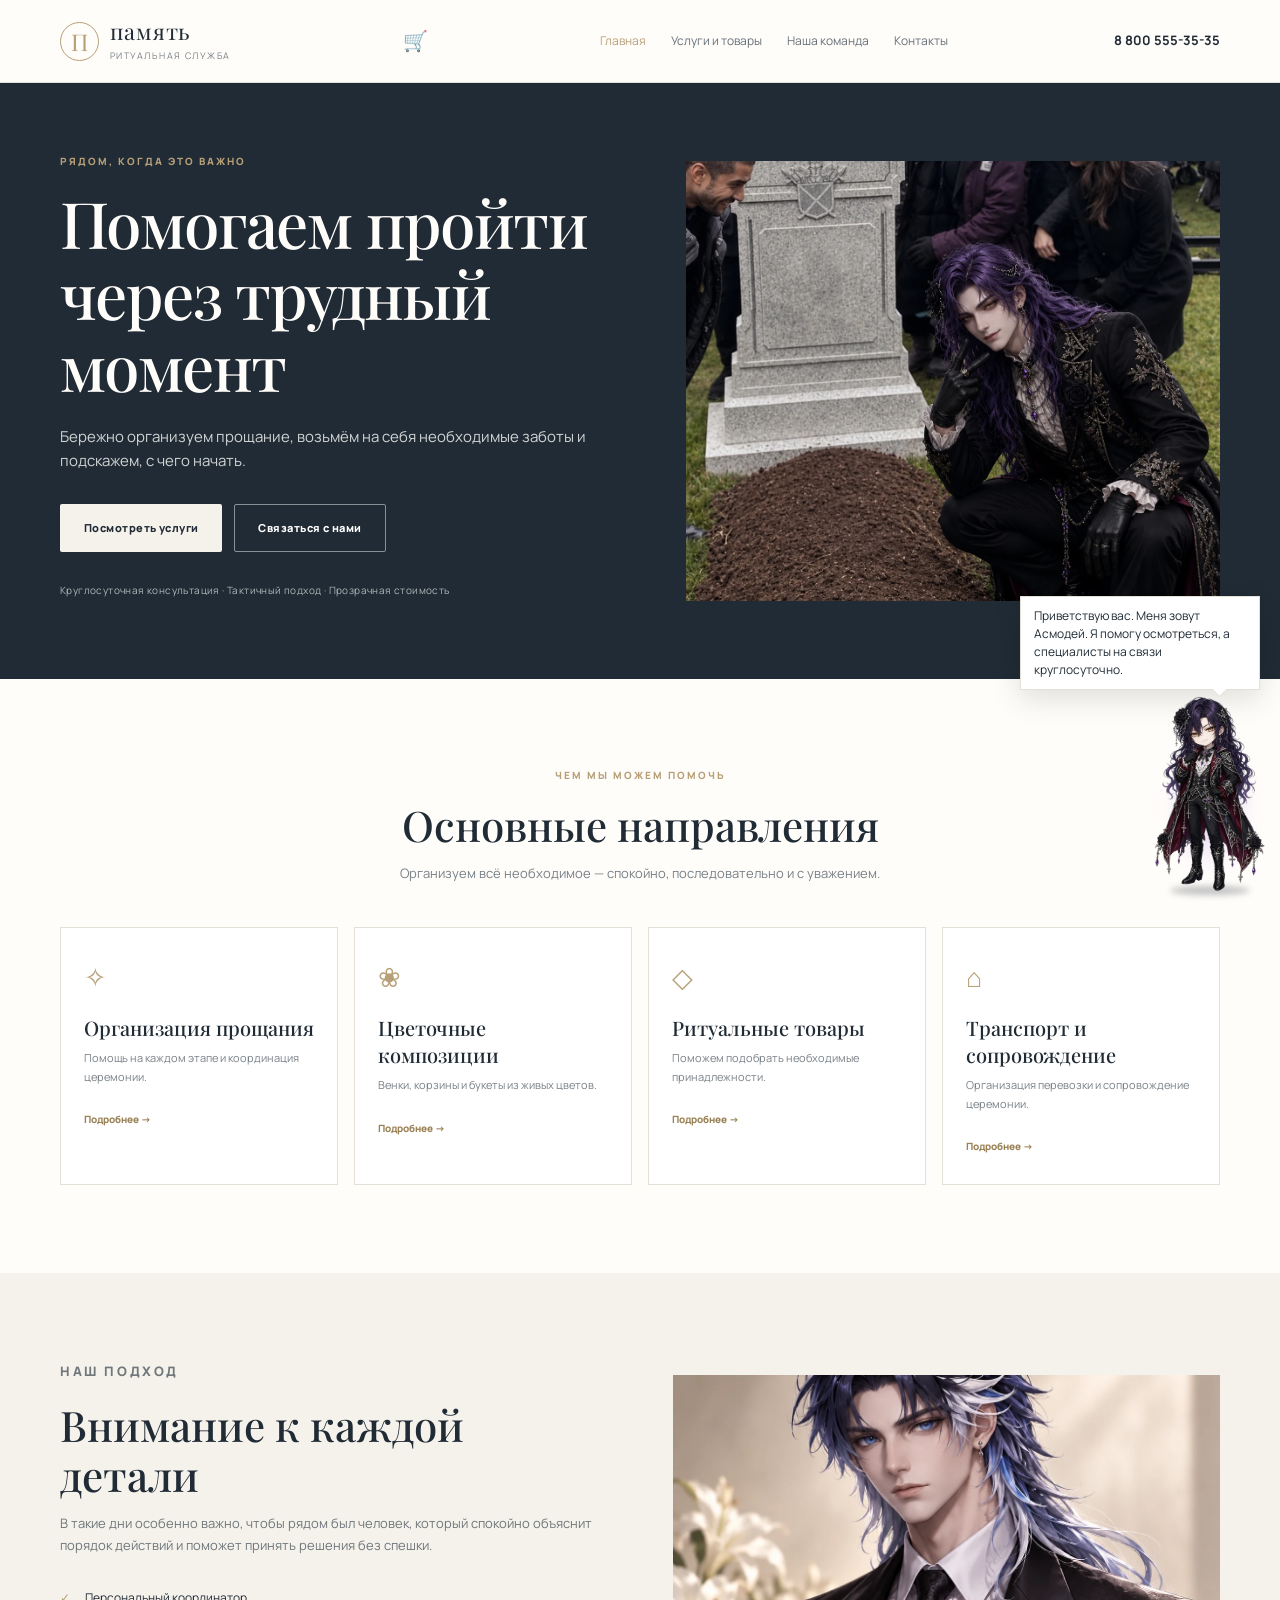
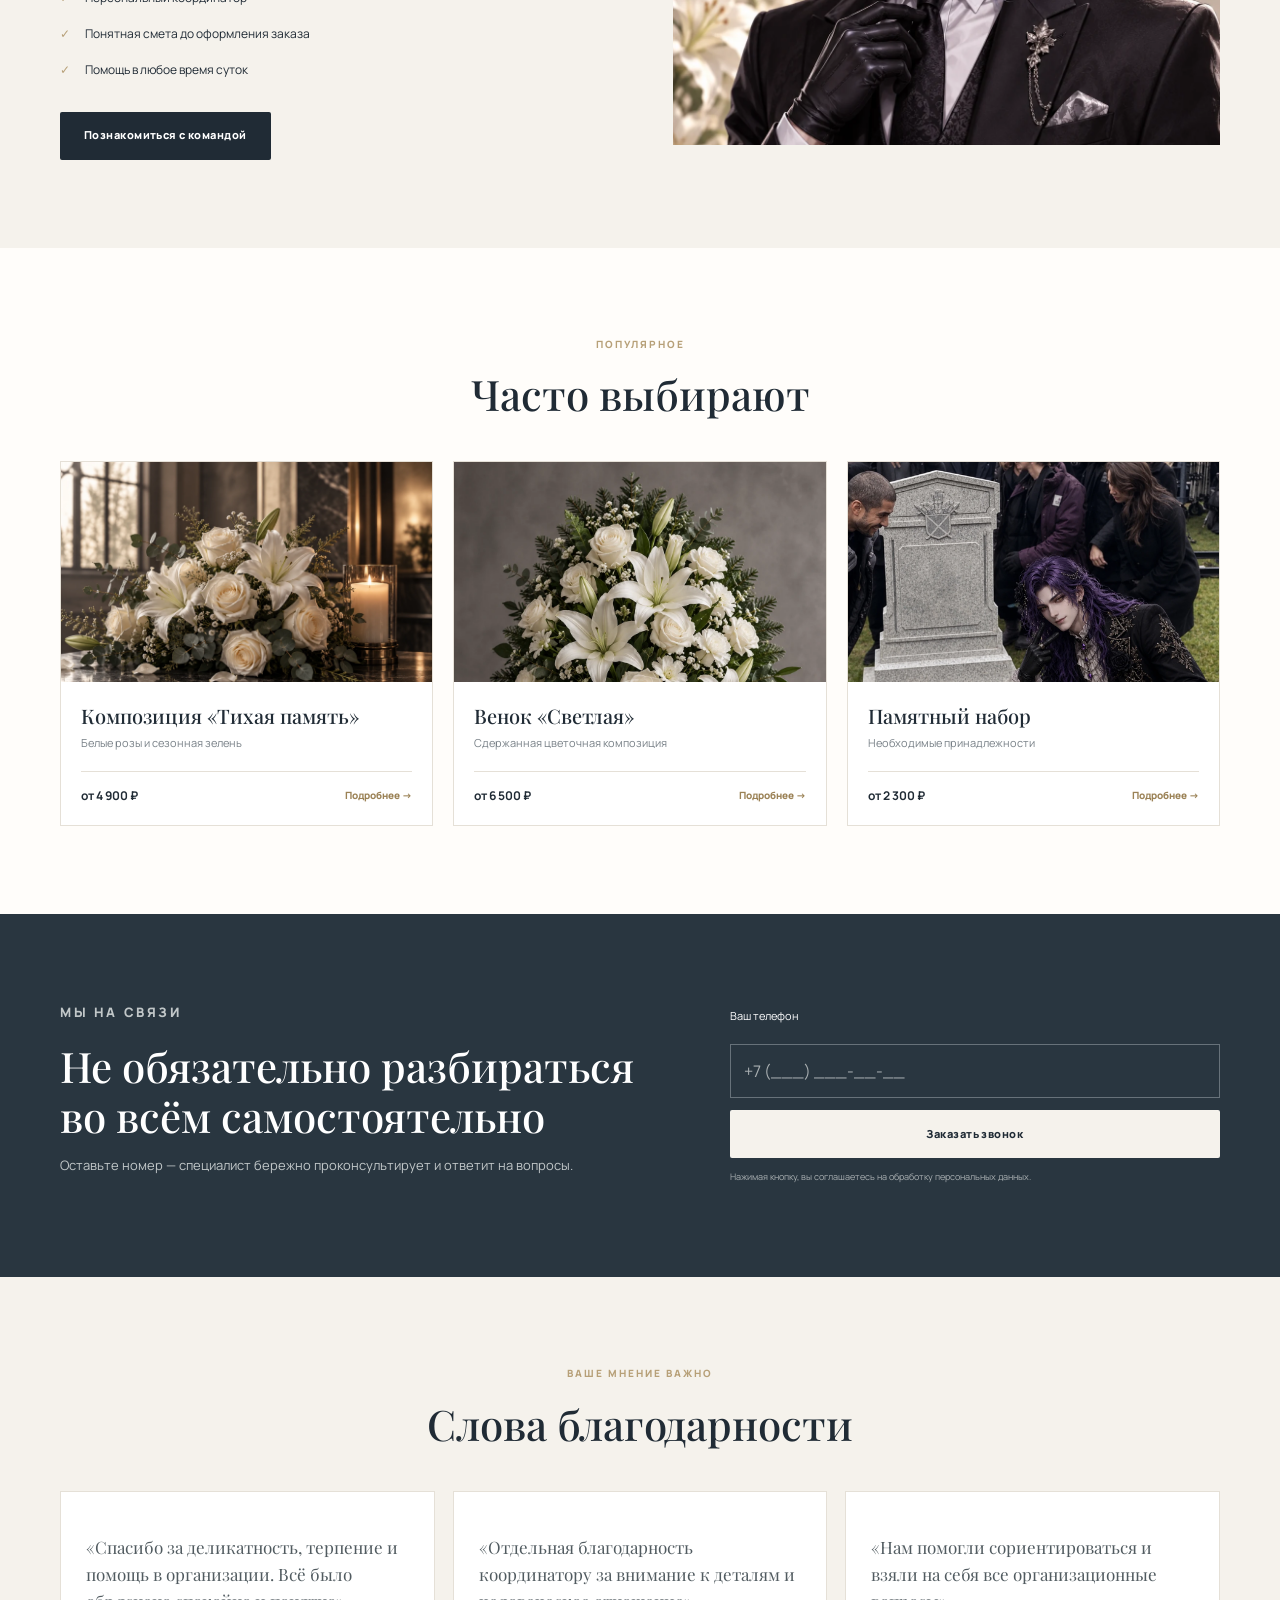
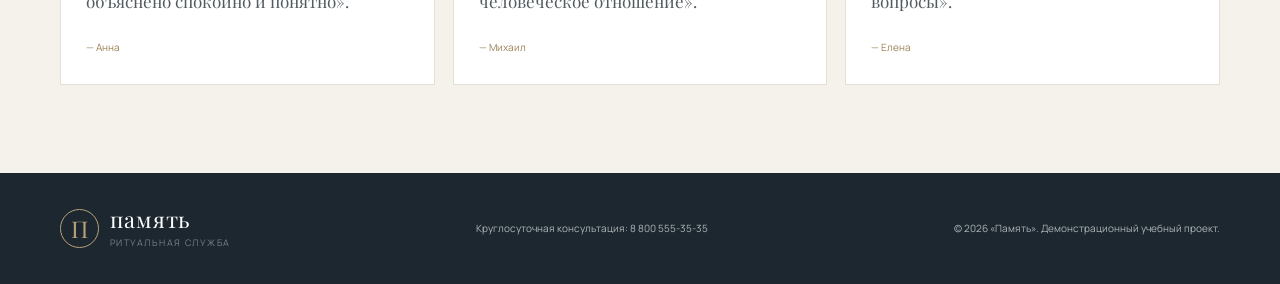
<file: index.html>
<!doctype html>
<html lang="ru">
<head>
  <meta charset="utf-8"><meta name="viewport" content="width=device-width, initial-scale=1">
  <meta name="theme-color" content="#202b35"><meta name="description" content="Память — бережная организация прощания и ритуальные услуги.">
  <link rel="manifest" href="manifest.webmanifest"><link rel="icon" href="assets/icon.svg" type="image/svg+xml">
  <link rel="stylesheet" href="css/style.css"><title>Память — ритуальные услуги</title>
</head>
<body>
<header class="header"><div class="container header__inner">
  <a class="logo" href="index.html"><span class="logo__mark">П</span><span class="logo__text">память<small>ритуальная служба</small></span></a>
  <button class="nav-toggle" aria-label="Открыть меню" aria-expanded="false">☰</button>
  <nav class="nav"><a class="nav__link nav__link--active" href="index.html">Главная</a><a class="nav__link" href="catalog.html">Услуги и товары</a><a class="nav__link" href="team.html">Наша команда</a><a class="nav__link" href="contacts.html">Контакты</a></nav>
  <a class="header__phone" href="tel:+78005553535">8 800 555-35-35</a>
</div></header>
<main>
<section class="hero"><div class="container hero__grid">
  <div class="hero__content"><p class="eyebrow">Рядом, когда это важно</p><h1>Помогаем пройти<br>через трудный момент</h1><p class="hero__lead">Бережно организуем прощание, возьмём на себя необходимые заботы и подскажем, с чего начать.</p>
    <div class="hero__actions"><a class="button button--light" href="catalog.html">Посмотреть услуги</a><a class="button button--outline" href="contacts.html">Связаться с нами</a></div>
    <p class="hero__note">Круглосуточная консультация · Тактичный подход · Прозрачная стоимость</p>
  </div>
  <div class="hero__art"><img class="hero__image" src="assets/hero-memorial.webp" alt="Мужчина с длинными фиолетовыми волосами у могилы во время церемонии прощания"></div>
</div></section>
<section class="section"><div class="container"><div class="section-heading"><p class="eyebrow">Чем мы можем помочь</p><h2>Основные направления</h2><p>Организуем всё необходимое — спокойно, последовательно и с уважением.</p></div>
<div class="category-grid">
  <a class="category-card" href="catalog.html"><span class="category-card__icon">✧</span><h3>Организация прощания</h3><p>Помощь на каждом этапе и координация церемонии.</p><span class="text-link">Подробнее →</span></a>
  <a class="category-card" href="catalog.html"><span class="category-card__icon">❀</span><h3>Цветочные композиции</h3><p>Венки, корзины и букеты из живых цветов.</p><span class="text-link">Подробнее →</span></a>
  <a class="category-card" href="catalog.html"><span class="category-card__icon">◇</span><h3>Ритуальные товары</h3><p>Поможем подобрать необходимые принадлежности.</p><span class="text-link">Подробнее →</span></a>
  <a class="category-card" href="catalog.html"><span class="category-card__icon">⌂</span><h3>Транспорт и сопровождение</h3><p>Организация перевозки и сопровождение церемонии.</p><span class="text-link">Подробнее →</span></a>
</div></div></section>
<section class="section section--soft"><div class="container split"><div><p class="eyebrow">Наш подход</p><h2>Внимание к каждой детали</h2><p>В такие дни особенно важно, чтобы рядом был человек, который спокойно объяснит порядок действий и поможет принять решения без спешки.</p><ul class="check-list"><li>Персональный координатор</li><li>Понятная смета до оформления заказа</li><li>Помощь в любое время суток</li></ul><a class="button button--dark" href="team.html">Познакомиться с командой</a></div><div class="story-art" role="img" aria-label="Портрет персонажа в чёрном костюме"></div></div></section>
<section class="section"><div class="container"><div class="section-heading"><p class="eyebrow">Популярное</p><h2>Часто выбирают</h2></div><div class="product-grid">
  <article class="product-card"><div class="product-card__image"><img src="assets/memorial-flowers.webp" alt="Композиция из белых цветов и свеча"></div><div class="product-card__body"><h3>Композиция «Тихая память»</h3><p>Белые розы и сезонная зелень</p><div class="product-card__bottom"><strong>от 4 900 ₽</strong><a href="product.html?id=flowers">Подробнее →</a></div></div></article>
  <article class="product-card"><div class="product-card__image"><img src="assets/catalog-wreath.webp" alt="Венок из белых цветов"></div><div class="product-card__body"><h3>Венок «Светлая»</h3><p>Сдержанная цветочная композиция</p><div class="product-card__bottom"><strong>от 6 500 ₽</strong><a href="product.html?id=ceremony">Подробнее →</a></div></div></article>
  <article class="product-card"><div class="product-card__image"><img src="assets/hero-memorial.webp" alt="Церемония прощания"></div><div class="product-card__body"><h3>Памятный набор</h3><p>Необходимые принадлежности</p><div class="product-card__bottom"><strong>от 2 300 ₽</strong><a href="product.html?id=transport">Подробнее →</a></div></div></article>
</div></div></section>
<section class="section section--dark"><div class="container promo"><div><p class="eyebrow eyebrow--light">Мы на связи</p><h2>Не обязательно разбираться во всём самостоятельно</h2><p>Оставьте номер — специалист бережно проконсультирует и ответит на вопросы.</p></div><form class="contact-form" action="contacts.html"><label for="phone-main">Ваш телефон</label><input id="phone-main" type="tel" placeholder="+7 (___) ___-__-__" required><button class="button button--light" type="submit">Заказать звонок</button><small>Нажимая кнопку, вы соглашаетесь на обработку персональных данных.</small></form></div></section>
<section class="section section--soft"><div class="container"><div class="section-heading"><p class="eyebrow">Ваше мнение важно</p><h2>Слова благодарности</h2></div><div class="review-grid"><blockquote class="review"><p>«Спасибо за деликатность, терпение и помощь в организации. Всё было объяснено спокойно и понятно».</p><cite>— Анна</cite></blockquote><blockquote class="review"><p>«Отдельная благодарность координатору за внимание к деталям и человеческое отношение».</p><cite>— Михаил</cite></blockquote><blockquote class="review"><p>«Нам помогли сориентироваться и взяли на себя все организационные вопросы».</p><cite>— Елена</cite></blockquote></div></div></section>
</main>
<footer class="footer"><div class="container footer__inner"><a class="logo logo--footer" href="index.html"><span class="logo__mark">П</span><span class="logo__text">память<small>ритуальная служба</small></span></a><p>Круглосуточная консультация: <a href="tel:+78005553535">8 800 555-35-35</a></p><p>© 2026 «Память». Демонстрационный учебный проект.</p></div></footer>
<div class="install-banner" id="installBanner" hidden><div><strong>Установить приложение «Память»?</strong><span>Быстрый доступ с главного экрана.</span></div><button class="button button--dark" id="installButton">Установить</button><button class="install-banner__close" id="installClose" aria-label="Закрыть">×</button></div>
<script src="js/app.js"></script><script src="js/chibi.js"></script>
</body></html>
</file>
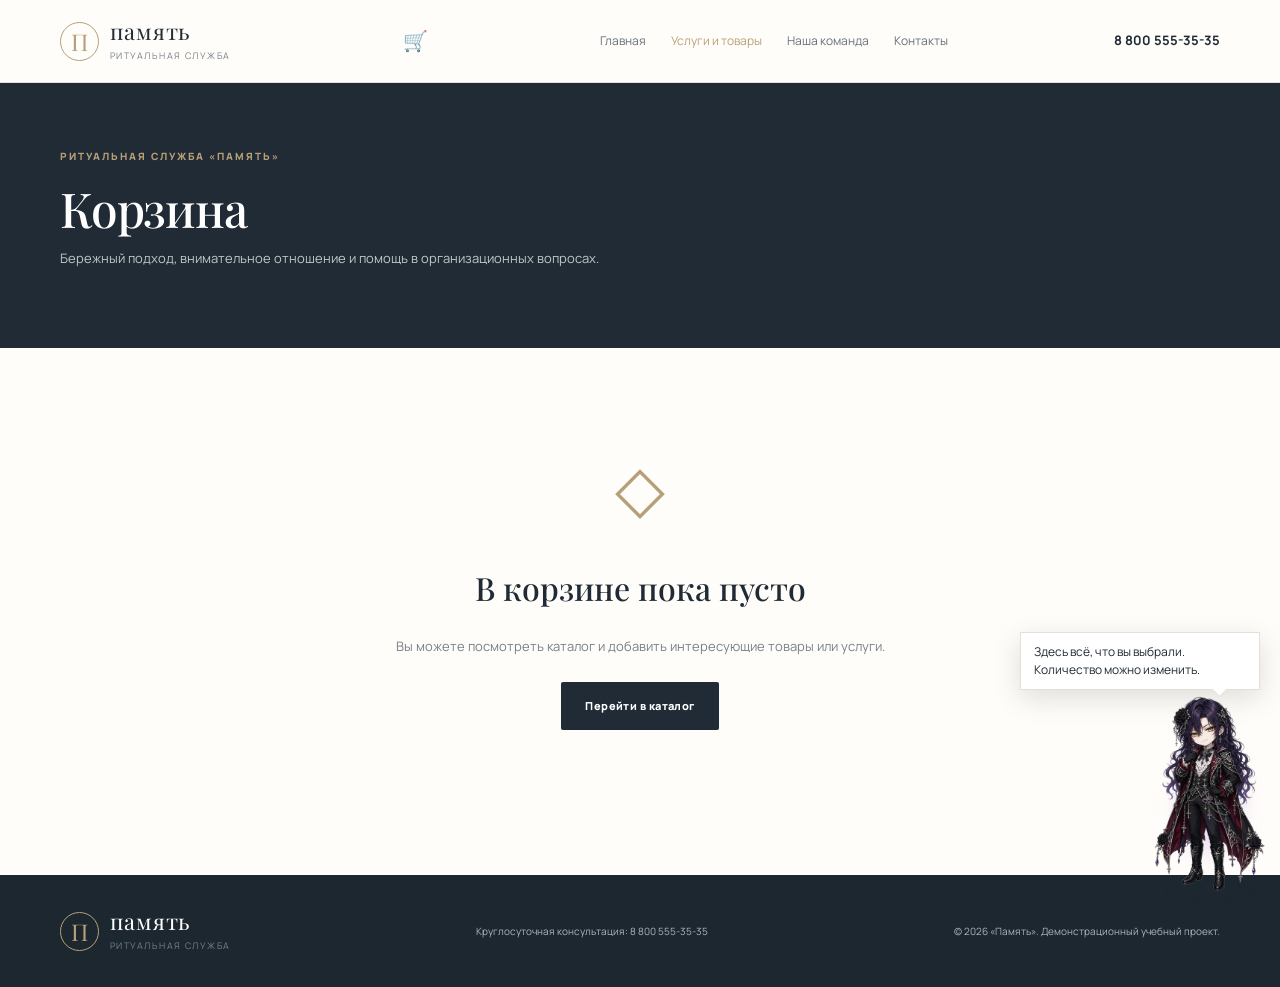
<file: cart.html>
<!doctype html><html lang="ru"><head><meta charset="utf-8"><meta name="viewport" content="width=device-width, initial-scale=1"><meta name="theme-color" content="#202b35"><link rel="manifest" href="manifest.webmanifest"><link rel="icon" href="assets/icon.svg" type="image/svg+xml"><link rel="stylesheet" href="css/style.css"><title>Корзина — Память</title></head><body>
<header class="header"><div class="container header__inner"><a class="logo" href="index.html"><span class="logo__mark">П</span><span class="logo__text">память<small>ритуальная служба</small></span></a><button class="nav-toggle" aria-label="Открыть меню" aria-expanded="false">☰</button><nav class="nav"><a class="nav__link " href="index.html">Главная</a><a class="nav__link nav__link--active" href="catalog.html">Услуги и товары</a><a class="nav__link " href="team.html">Наша команда</a><a class="nav__link " href="contacts.html">Контакты</a></nav><a class="header__phone" href="tel:+78005553535">8 800 555-35-35</a></div></header>
<main><section class="page-hero"><div class="container"><p class="eyebrow">Ритуальная служба «Память»</p><h1>Корзина</h1><p>Бережный подход, внимательное отношение и помощь в организационных вопросах.</p></div></section><div class="container page-content">
<div id="cart"></div></div></main>
<footer class="footer"><div class="container footer__inner"><a class="logo logo--footer" href="index.html"><span class="logo__mark">П</span><span class="logo__text">память<small>ритуальная служба</small></span></a><p>Круглосуточная консультация: <a href="tel:+78005553535">8 800 555-35-35</a></p><p>© 2026 «Память». Демонстрационный учебный проект.</p></div></footer><script src="js/app.js"></script><script src="js/chibi.js"></script></body></html>
</file>
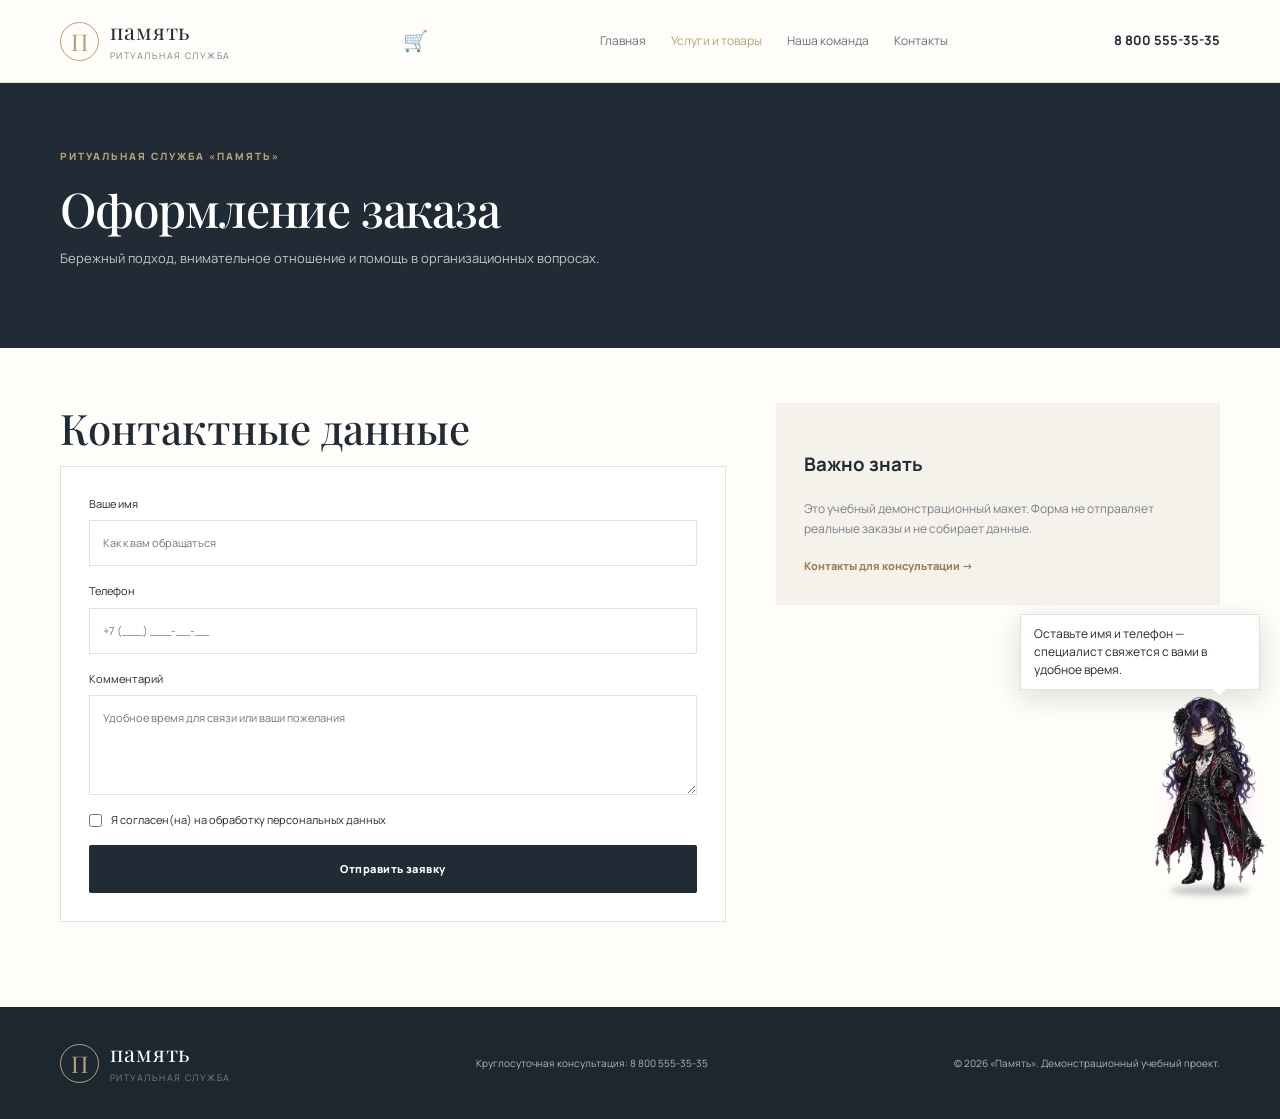
<file: checkout.html>
<!doctype html><html lang="ru"><head><meta charset="utf-8"><meta name="viewport" content="width=device-width, initial-scale=1"><meta name="theme-color" content="#202b35"><link rel="manifest" href="manifest.webmanifest"><link rel="icon" href="assets/icon.svg" type="image/svg+xml"><link rel="stylesheet" href="css/style.css"><title>Оформление заказа — Память</title></head><body>
<header class="header"><div class="container header__inner"><a class="logo" href="index.html"><span class="logo__mark">П</span><span class="logo__text">память<small>ритуальная служба</small></span></a><button class="nav-toggle" aria-label="Открыть меню" aria-expanded="false">☰</button><nav class="nav"><a class="nav__link " href="index.html">Главная</a><a class="nav__link nav__link--active" href="catalog.html">Услуги и товары</a><a class="nav__link " href="team.html">Наша команда</a><a class="nav__link " href="contacts.html">Контакты</a></nav><a class="header__phone" href="tel:+78005553535">8 800 555-35-35</a></div></header>
<main><section class="page-hero"><div class="container"><p class="eyebrow">Ритуальная служба «Память»</p><h1>Оформление заказа</h1><p>Бережный подход, внимательное отношение и помощь в организационных вопросах.</p></div></section><div class="container page-content">
<div class="form-layout"><div><h2>Контактные данные</h2><form class="form-card" action="coming-soon.html"><label>Ваше имя<input required type="text" placeholder="Как к вам обращаться"></label><label>Телефон<input required type="tel" placeholder="+7 (___) ___-__-__"></label><label>Комментарий<textarea rows="4" placeholder="Удобное время для связи или ваши пожелания"></textarea></label><label class="checkbox"><input type="checkbox" required> Я согласен(на) на обработку персональных данных</label><button class="button button--dark" type="submit">Отправить заявку</button></form></div><aside class="notice"><h3>Важно знать</h3><p>Это учебный демонстрационный макет. Форма не отправляет реальные заказы и не собирает данные.</p><a href="contacts.html">Контакты для консультации →</a></aside></div></div></main>
<footer class="footer"><div class="container footer__inner"><a class="logo logo--footer" href="index.html"><span class="logo__mark">П</span><span class="logo__text">память<small>ритуальная служба</small></span></a><p>Круглосуточная консультация: <a href="tel:+78005553535">8 800 555-35-35</a></p><p>© 2026 «Память». Демонстрационный учебный проект.</p></div></footer><script src="js/app.js"></script><script src="js/chibi.js"></script></body></html>
</file>
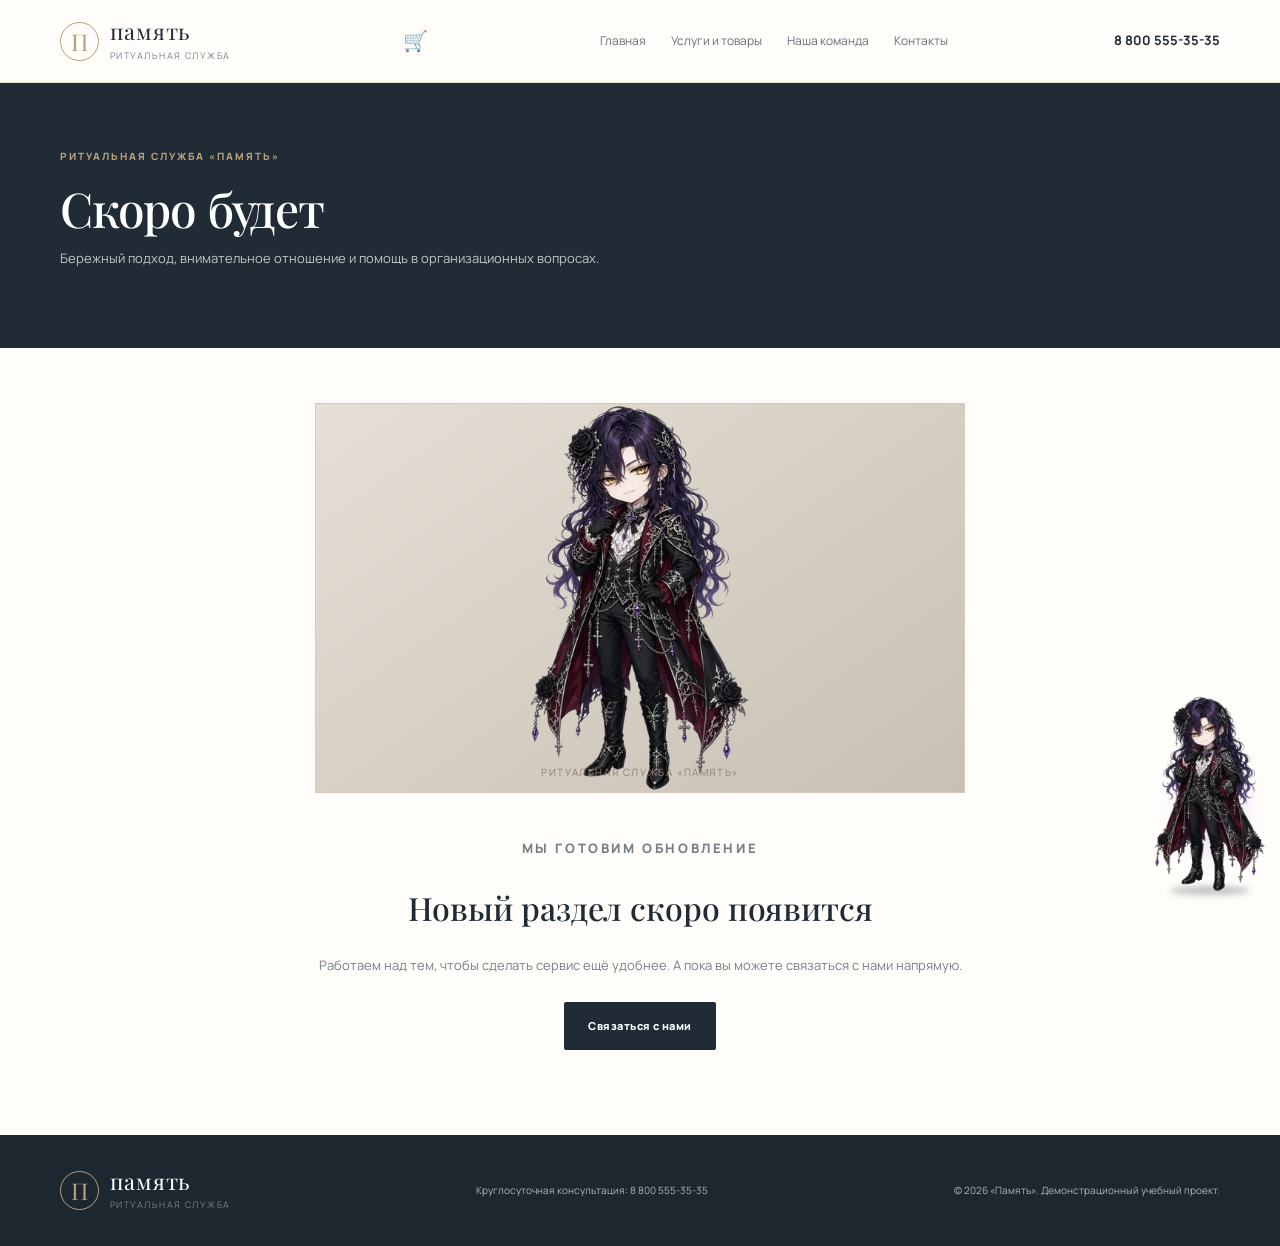
<file: coming-soon.html>
<!doctype html><html lang="ru"><head><meta charset="utf-8"><meta name="viewport" content="width=device-width, initial-scale=1"><meta name="theme-color" content="#202b35"><link rel="manifest" href="manifest.webmanifest"><link rel="icon" href="assets/icon.svg" type="image/svg+xml"><link rel="stylesheet" href="css/style.css"><title>Скоро будет — Память</title></head><body>
<header class="header"><div class="container header__inner"><a class="logo" href="index.html"><span class="logo__mark">П</span><span class="logo__text">память<small>ритуальная служба</small></span></a><button class="nav-toggle" aria-label="Открыть меню" aria-expanded="false">☰</button><nav class="nav"><a class="nav__link " href="index.html">Главная</a><a class="nav__link " href="catalog.html">Услуги и товары</a><a class="nav__link " href="team.html">Наша команда</a><a class="nav__link " href="contacts.html">Контакты</a></nav><a class="header__phone" href="tel:+78005553535">8 800 555-35-35</a></div></header>
<main><section class="page-hero"><div class="container"><p class="eyebrow">Ритуальная служба «Память»</p><h1>Скоро будет</h1><p>Бережный подход, внимательное отношение и помощь в организационных вопросах.</p></div></section><div class="container page-content">
<div class="coming"><div class="coming__art coming__art--image"><img src="assets/asmodey.webp" alt="Персонаж проекта в тёмном костюме"><span>Ритуальная служба «Память»</span></div><p class="eyebrow">Мы готовим обновление</p><h2>Новый раздел скоро появится</h2><p>Работаем над тем, чтобы сделать сервис ещё удобнее. А пока вы можете связаться с нами напрямую.</p><a class="button button--dark" href="contacts.html">Связаться с нами</a></div></div></main>
<footer class="footer"><div class="container footer__inner"><a class="logo logo--footer" href="index.html"><span class="logo__mark">П</span><span class="logo__text">память<small>ритуальная служба</small></span></a><p>Круглосуточная консультация: <a href="tel:+78005553535">8 800 555-35-35</a></p><p>© 2026 «Память». Демонстрационный учебный проект.</p></div></footer><script src="js/app.js"></script><script src="js/chibi.js"></script></body></html>
</file>
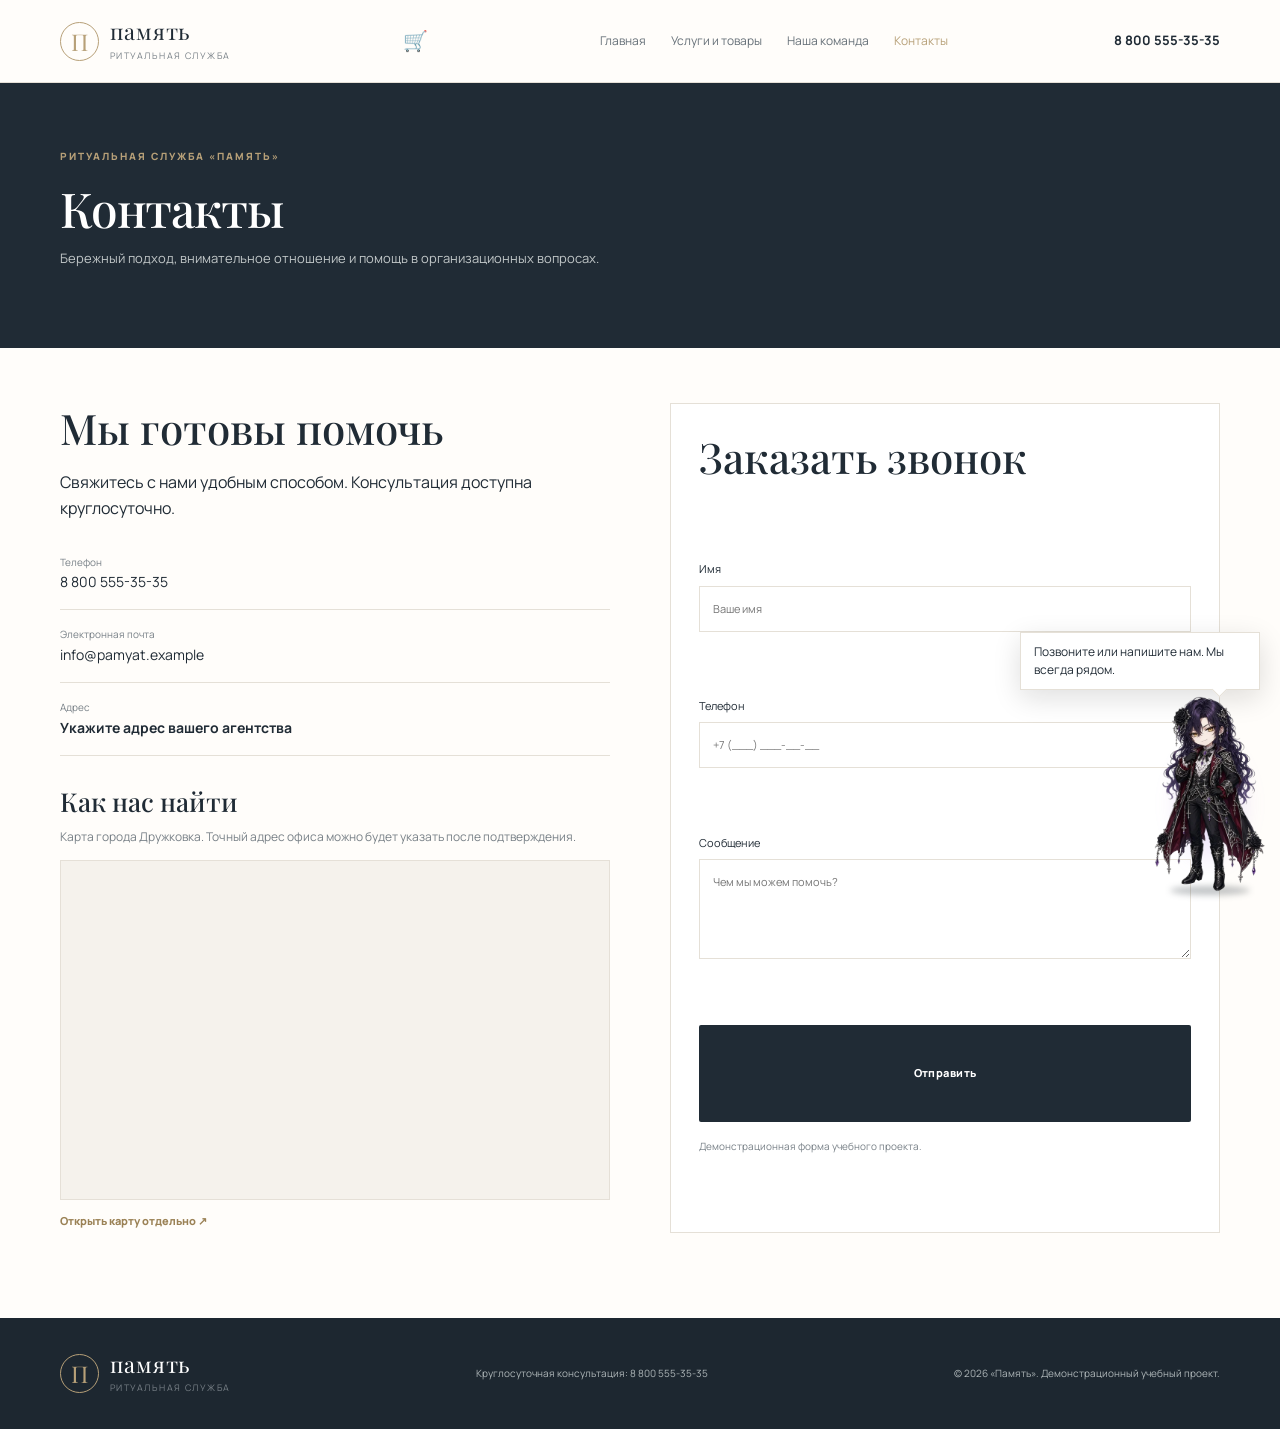
<file: contacts.html>
<!doctype html><html lang="ru"><head><meta charset="utf-8"><meta name="viewport" content="width=device-width, initial-scale=1"><meta name="theme-color" content="#202b35"><link rel="manifest" href="manifest.webmanifest"><link rel="icon" href="assets/icon.svg" type="image/svg+xml"><link rel="stylesheet" href="css/style.css"><title>Контакты — Память</title></head><body>
<header class="header"><div class="container header__inner"><a class="logo" href="index.html"><span class="logo__mark">П</span><span class="logo__text">память<small>ритуальная служба</small></span></a><button class="nav-toggle" aria-label="Открыть меню" aria-expanded="false">☰</button><nav class="nav"><a class="nav__link " href="index.html">Главная</a><a class="nav__link " href="catalog.html">Услуги и товары</a><a class="nav__link " href="team.html">Наша команда</a><a class="nav__link nav__link--active" href="contacts.html">Контакты</a></nav><a class="header__phone" href="tel:+78005553535">8 800 555-35-35</a></div></header>
<main><section class="page-hero"><div class="container"><p class="eyebrow">Ритуальная служба «Память»</p><h1>Контакты</h1><p>Бережный подход, внимательное отношение и помощь в организационных вопросах.</p></div></section><div class="container page-content">
<div class="contact-grid"><div><h2>Мы готовы помочь</h2><p>Свяжитесь с нами удобным способом. Консультация доступна круглосуточно.</p><div class="contact-line"><span>Телефон</span><a href="tel:+78005553535">8 800 555-35-35</a></div><div class="contact-line"><span>Электронная почта</span><a href="mailto:info@pamyat.example">info@pamyat.example</a></div><div class="contact-line"><span>Адрес</span><strong>Укажите адрес вашего агентства</strong></div><div class="map-section">
<h2>Как нас найти</h2>
<p class="map-note">Карта города Дружковка. Точный адрес офиса можно будет указать после подтверждения.</p>
<div class="map-frame"><iframe title="Карта Дружковки" src="https://www.google.com/maps?q=%D0%94%D1%80%D1%83%D0%B6%D0%BA%D0%BE%D0%B2%D0%BA%D0%B0&output=embed" loading="lazy" referrerpolicy="no-referrer-when-downgrade" allowfullscreen></iframe></div>
<a class="map-link" href="https://www.google.com/maps/search/?api=1&query=%D0%94%D1%80%D1%83%D0%B6%D0%BA%D0%BE%D0%B2%D0%BA%D0%B0" target="_blank" rel="noopener">Открыть карту отдельно ↗</a>
</div></div><form class="form-card" action="coming-soon.html"><h2>Заказать звонок</h2><label>Имя<input type="text" required placeholder="Ваше имя"></label><label>Телефон<input type="tel" required placeholder="+7 (___) ___-__-__"></label><label>Сообщение<textarea rows="4" placeholder="Чем мы можем помочь?"></textarea></label><button class="button button--dark" type="submit">Отправить</button><small class="muted">Демонстрационная форма учебного проекта.</small></form></div></div></main>
<footer class="footer"><div class="container footer__inner"><a class="logo logo--footer" href="index.html"><span class="logo__mark">П</span><span class="logo__text">память<small>ритуальная служба</small></span></a><p>Круглосуточная консультация: <a href="tel:+78005553535">8 800 555-35-35</a></p><p>© 2026 «Память». Демонстрационный учебный проект.</p></div></footer><script src="js/app.js"></script><script src="js/chibi.js"></script></body></html>
</file>
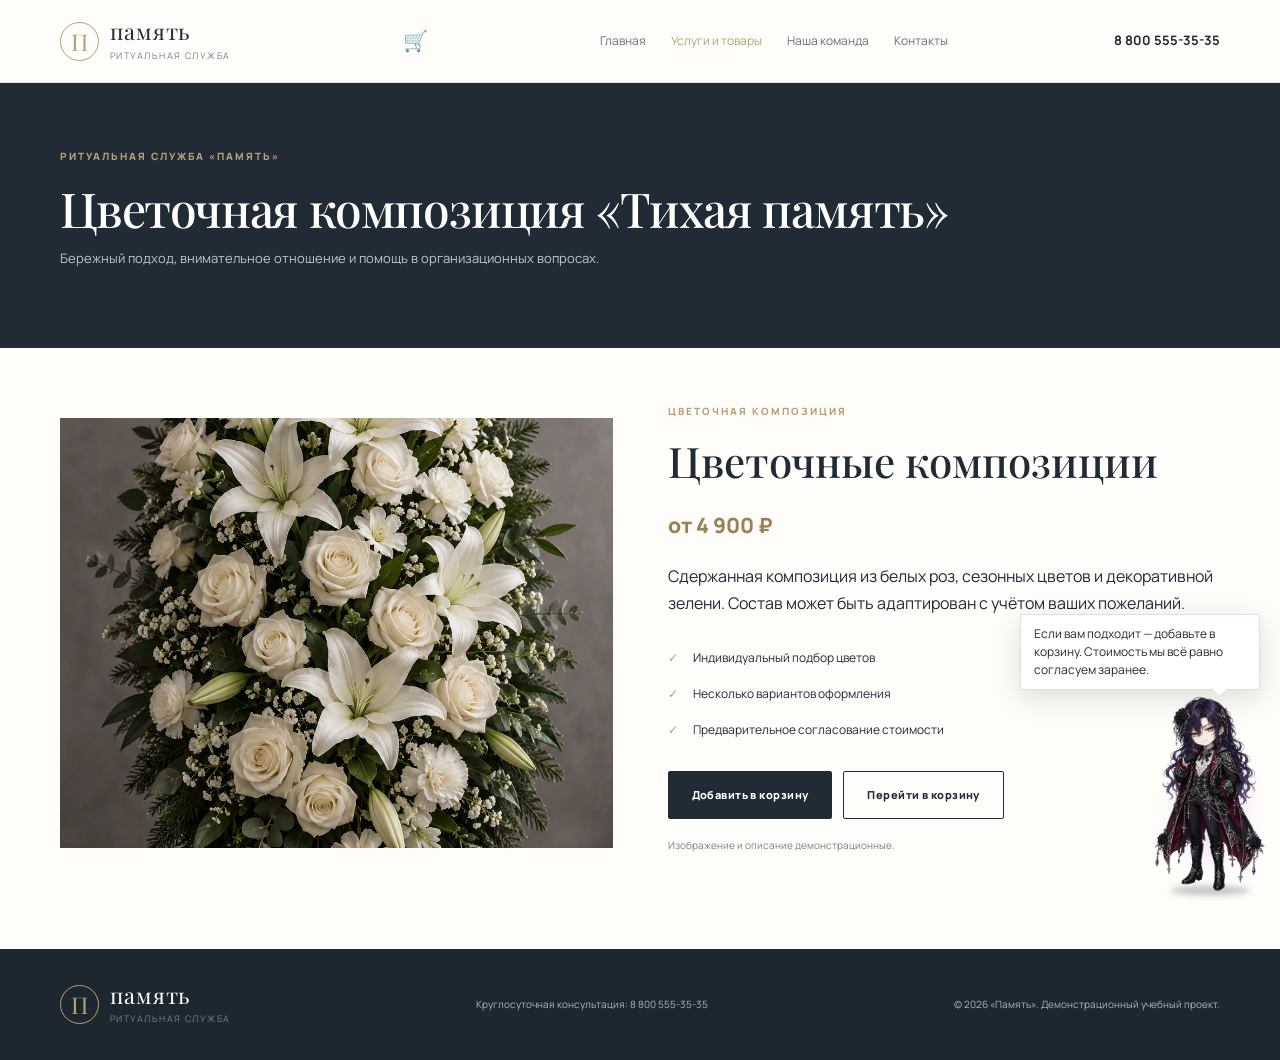
<file: product.html>
<!doctype html><html lang="ru"><head><meta charset="utf-8"><meta name="viewport" content="width=device-width, initial-scale=1"><meta name="theme-color" content="#202b35"><link rel="manifest" href="manifest.webmanifest"><link rel="icon" href="assets/icon.svg" type="image/svg+xml"><link rel="stylesheet" href="css/style.css"><title>Композиция «Тихая память» — Память</title></head><body>
<header class="header"><div class="container header__inner"><a class="logo" href="index.html"><span class="logo__mark">П</span><span class="logo__text">память<small>ритуальная служба</small></span></a><button class="nav-toggle" aria-label="Открыть меню" aria-expanded="false">☰</button><nav class="nav"><a class="nav__link " href="index.html">Главная</a><a class="nav__link nav__link--active" href="catalog.html">Услуги и товары</a><a class="nav__link " href="team.html">Наша команда</a><a class="nav__link " href="contacts.html">Контакты</a></nav><a class="header__phone" href="tel:+78005553535">8 800 555-35-35</a></div></header>
<main><section class="page-hero"><div class="container"><p class="eyebrow">Ритуальная служба «Память»</p><h1>Композиция «Тихая память»</h1><p>Бережный подход, внимательное отношение и помощь в организационных вопросах.</p></div></section><div class="container page-content">
<div class="detail-grid" id="product" aria-live="polite"><p class="muted">Загрузка товара…</p></div></div></main>
<footer class="footer"><div class="container footer__inner"><a class="logo logo--footer" href="index.html"><span class="logo__mark">П</span><span class="logo__text">память<small>ритуальная служба</small></span></a><p>Круглосуточная консультация: <a href="tel:+78005553535">8 800 555-35-35</a></p><p>© 2026 «Память». Демонстрационный учебный проект.</p></div></footer><script src="js/app.js"></script><script src="js/chibi.js"></script></body></html>
</file>
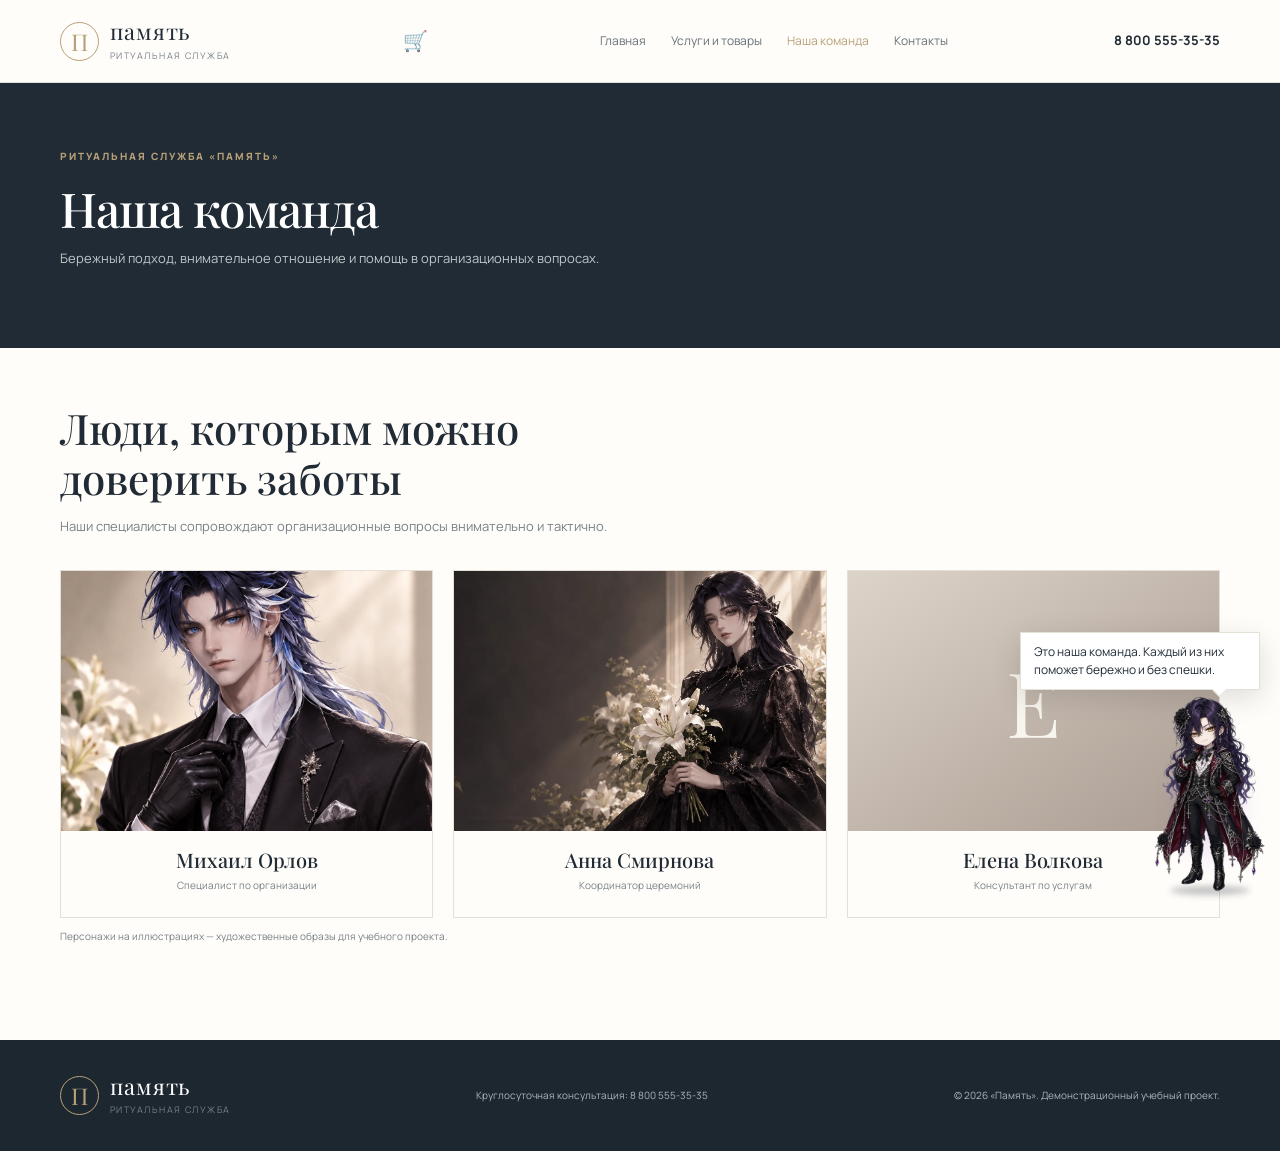
<file: team.html>
<!doctype html><html lang="ru"><head><meta charset="utf-8"><meta name="viewport" content="width=device-width, initial-scale=1"><meta name="theme-color" content="#202b35"><link rel="manifest" href="manifest.webmanifest"><link rel="icon" href="assets/icon.svg" type="image/svg+xml"><link rel="stylesheet" href="css/style.css"><title>Наша команда — Память</title></head><body>
<header class="header"><div class="container header__inner"><a class="logo" href="index.html"><span class="logo__mark">П</span><span class="logo__text">память<small>ритуальная служба</small></span></a><button class="nav-toggle" aria-label="Открыть меню" aria-expanded="false">☰</button><nav class="nav"><a class="nav__link " href="index.html">Главная</a><a class="nav__link " href="catalog.html">Услуги и товары</a><a class="nav__link nav__link--active" href="team.html">Наша команда</a><a class="nav__link " href="contacts.html">Контакты</a></nav><a class="header__phone" href="tel:+78005553535">8 800 555-35-35</a></div></header>
<main><section class="page-hero"><div class="container"><p class="eyebrow">Ритуальная служба «Память»</p><h1>Наша команда</h1><p>Бережный подход, внимательное отношение и помощь в организационных вопросах.</p></div></section><div class="container page-content">
<div class="section-heading section-heading--left"><h2>Люди, которым можно доверить заботы</h2><p>Наши специалисты сопровождают организационные вопросы внимательно и тактично.</p></div>
<div class="team-grid"><article class="team-card"><div class="team-card__art team-card__art--male" role="img" aria-label="Иллюстрация мужского персонажа"></div><h3>Михаил Орлов</h3><p>Специалист по организации</p></article><article class="team-card"><div class="team-card__art team-card__art--female" role="img" aria-label="Иллюстрация женского персонажа"></div><h3>Анна Смирнова</h3><p>Координатор церемоний</p></article><article class="team-card"><div class="team-card__art team-card__art--third">Е</div><h3>Елена Волкова</h3><p>Консультант по услугам</p></article></div>
<p class="muted">Персонажи на иллюстрациях — художественные образы для учебного проекта.</p></div></main>
<footer class="footer"><div class="container footer__inner"><a class="logo logo--footer" href="index.html"><span class="logo__mark">П</span><span class="logo__text">память<small>ритуальная служба</small></span></a><p>Круглосуточная консультация: <a href="tel:+78005553535">8 800 555-35-35</a></p><p>© 2026 «Память». Демонстрационный учебный проект.</p></div></footer><script src="js/app.js"></script><script src="js/chibi.js"></script></body></html>
</file>
<file: css/style.css>
@import url('https://fonts.googleapis.com/css2?family=Manrope:wght@400;500;600;700;800&family=Playfair+Display:wght@500;600&display=swap');
:root{--ink:#202b35;--ink-soft:#35424a;--paper:#f5f2ec;--white:#fffdfa;--gold:#b7a078;--muted:#788087;--line:#e5e0d7;--serif:'Playfair Display',Georgia,serif;--sans:'Manrope',Arial,sans-serif}
*{box-sizing:border-box}html{scroll-behavior:smooth}body{margin:0;background:var(--white);color:var(--ink);font-family:var(--sans);line-height:1.65}a{color:inherit;text-decoration:none}button,input,textarea{font:inherit}.container{width:min(1160px,calc(100% - 40px));margin-inline:auto}.header{background:var(--white);border-bottom:1px solid var(--line);position:relative;z-index:5}.header__inner{min-height:82px;display:flex;align-items:center;justify-content:space-between;gap:28px}.logo{display:flex;align-items:center;gap:11px;flex-shrink:0}.logo__mark{width:39px;height:39px;border:1px solid var(--gold);border-radius:50%;display:grid;place-items:center;color:var(--gold);font-family:var(--serif);font-size:23px}.logo__text{font-family:var(--serif);font-size:22px;line-height:1.05;letter-spacing:.04em}.logo__text small{display:block;font:9px var(--sans);letter-spacing:.16em;text-transform:uppercase;color:var(--muted);margin-top:5px}.nav{display:flex;gap:25px}.nav__link{font-size:12px;color:#667078;transition:.2s}.nav__link:hover,.nav__link--active{color:var(--gold)}.header__phone{font-size:13px;font-weight:700;white-space:nowrap}.nav-toggle{display:none;border:0;background:none;font-size:24px;color:var(--ink)}
.hero{background:var(--ink);color:var(--white);overflow:hidden}.hero__grid{min-height:570px;display:grid;grid-template-columns:1.05fr .95fr;align-items:center;gap:35px}.hero__content{padding:70px 0}.eyebrow{font-size:10px;letter-spacing:.2em;text-transform:uppercase;color:var(--gold);font-weight:800;margin:0 0 17px}.eyebrow--light{color:#d7c5a2}.hero h1,.page-hero h1{font:clamp(42px,5vw,66px)/1.12 var(--serif);font-weight:500;margin:0 0 23px;letter-spacing:-.025em}.hero__lead{max-width:530px;color:#d0d3d3;font-size:15px}.hero__actions{display:flex;gap:12px;flex-wrap:wrap;margin:30px 0}.button{display:inline-flex;justify-content:center;align-items:center;min-height:48px;padding:0 23px;border:1px solid transparent;border-radius:2px;font-size:11px;font-weight:800;letter-spacing:.04em;cursor:pointer;transition:.2s}.button--light{background:var(--paper);color:var(--ink)}.button--light:hover{background:#fff}.button--outline{border-color:#899197;color:white}.button--dark{background:var(--ink);color:white}.button--dark:hover{background:#3b4a55}.hero__note{font-size:10px;color:#aeb6b8;letter-spacing:.04em}.hero__art{height:440px;position:relative;display:block;border:1px solid #58616a;background:#26323b;overflow:hidden}.hero__image{display:block;width:100%;height:100%;object-fit:cover;object-position:center 43%}
.section{padding:88px 0}.section--soft{background:var(--paper)}.section--dark{background:#293640;color:white}.section-heading{text-align:center;max-width:620px;margin:0 auto 42px}.section-heading--left{text-align:left;margin:0 0 32px}.section-heading h2,.split h2,.promo h2,.detail-grid h2,.contact-grid h2,.form-layout h2{font:clamp(30px,3.5vw,42px)/1.2 var(--serif);font-weight:500;margin:0 0 13px}.section-heading p:not(.eyebrow){color:var(--muted);font-size:13px}.category-grid{display:grid;grid-template-columns:repeat(4,1fr);gap:16px}.category-card{padding:27px 23px;border:1px solid var(--line);background:white;min-height:225px;transition:.2s}.category-card:hover{transform:translateY(-4px);border-color:var(--gold)}.category-card__icon{color:var(--gold);font-size:27px}.category-card h3,.product-card h3,.team-card h3{font:20px var(--serif);font-weight:500;margin:15px 0 8px}.category-card p,.product-card p{font-size:11px;color:var(--muted);margin:0 0 18px}.text-link,.product-card__bottom a{font-size:10px;font-weight:800;color:#9b8256}.split{display:grid;grid-template-columns:1fr 1fr;gap:65px;align-items:center}.split p{font-size:13px;color:#6f777b}.check-list{padding:0;list-style:none;margin:24px 0}.check-list li{padding:8px 0 8px 25px;position:relative;font-size:12px}.check-list li:before{content:'✓';position:absolute;left:0;color:var(--gold)}.story-art{height:370px;background:linear-gradient(140deg,#e2dbcf,#b7b1a4);display:grid;place-items:center;border:1px solid #d2c9bb}.story-art__caption{font-size:10px;letter-spacing:.12em;text-transform:uppercase;color:#5f625f}.product-grid{display:grid;grid-template-columns:repeat(3,1fr);gap:20px}.product-grid--catalog{grid-template-columns:repeat(2,1fr)}.product-card{background:white;border:1px solid var(--line)}.product-card__image{height:220px;display:grid;place-items:center;font:90px var(--serif);color:#b6a98f;background:#e8e1d6}.product-card__image--two{background:#d9ddd5;color:#788274}.product-card__image--three{background:#e3ddd8;color:#9d8c7e}.product-card__image--four{background:#d8dfe0;color:#77878a}.product-card__image img{display:block;width:100%;height:100%;object-fit:cover;object-position:center}.product-card__image{overflow:hidden;padding:0}.product-card__body{padding:20px}.product-card h3{margin:0 0 5px}.product-card__bottom{display:flex;justify-content:space-between;align-items:center;border-top:1px solid var(--line);padding-top:14px;font-size:12px}.promo{display:grid;grid-template-columns:1.1fr .9fr;gap:70px;align-items:center}.promo p{color:#c1c7c8;font-size:13px}.contact-form{display:grid;gap:12px}.contact-form label,.form-card label{font-size:11px;color:inherit}.contact-form input,.form-card input,.form-card textarea{display:block;width:100%;margin-top:7px;padding:13px;border:1px solid #67727a;background:transparent;color:inherit;outline:none}.contact-form input::placeholder{color:#aab0b2}.contact-form small{font-size:9px;color:#aab0b2}.review-grid{display:grid;grid-template-columns:repeat(3,1fr);gap:18px}.review{margin:0;padding:25px;background:white;border:1px solid var(--line)}.review p{font:17px/1.6 var(--serif);color:#515b60}.review cite{font-size:10px;color:#9b8256;font-style:normal}
.footer{background:#1d2730;color:#c6cbcb;padding:35px 0}.footer__inner{display:flex;align-items:center;justify-content:space-between;gap:20px;flex-wrap:wrap}.footer p{font-size:10px;color:#aeb6b8}.logo--footer{color:white}.page-hero{background:var(--ink);color:white;padding:65px 0}.page-hero h1{font-size:48px;margin-bottom:10px}.page-hero p:last-child{color:#c1c7c8;font-size:13px}.page-content{padding-top:55px;padding-bottom:85px}.detail-grid{display:grid;grid-template-columns:1fr 1fr;gap:55px;align-items:center}.detail-art{height:430px;background:linear-gradient(145deg,#e5dfd5,#c8c2b7);display:grid;place-items:center;font-size:140px;color:#a99b82;position:relative}.detail-art span{position:absolute;bottom:18px;font:10px var(--sans);letter-spacing:.1em;text-transform:uppercase}.detail-price{font-size:21px;color:#9b8256;font-weight:800}.muted{color:var(--muted);font-size:10px}.empty-state{text-align:center;max-width:520px;margin:30px auto 60px}.empty-state__icon{font-size:65px;color:var(--gold)}.empty-state h2,.coming h2{font:32px var(--serif);font-weight:500}.empty-state p,.coming p{font-size:13px;color:var(--muted);margin-bottom:25px}.form-layout{display:grid;grid-template-columns:1.2fr .8fr;gap:50px}.form-card{padding:28px;border:1px solid var(--line);display:grid;gap:16px;background:white}.form-card label{color:var(--ink)}.form-card input,.form-card textarea{border-color:var(--line);color:var(--ink);resize:vertical}.form-card input:focus,.form-card textarea:focus{border-color:var(--gold)}.checkbox{display:flex;align-items:center;gap:9px}.checkbox input{width:auto;margin:0}.notice{background:var(--paper);padding:28px;height:max-content}.notice p{font-size:12px;color:var(--muted)}.notice a{font-size:11px;color:#9b8256;font-weight:800}.coming{text-align:center;max-width:650px;margin:auto}.coming__art{height:280px;background:linear-gradient(140deg,#e6e0d6,#c7c1b5);display:grid;place-items:center;font-size:100px;color:#a99b82;margin-bottom:45px;position:relative}.coming__art span{position:absolute;bottom:12px;font:9px var(--sans);letter-spacing:.1em;text-transform:uppercase}.contact-grid{display:grid;grid-template-columns:1fr 1fr;gap:60px}.contact-line{padding:16px 0;border-bottom:1px solid var(--line);display:flex;flex-direction:column}.contact-line span{font-size:10px;color:var(--muted)}.contact-line strong,.contact-line a{font-size:14px}.map-placeholder{height:180px;margin-top:25px;background:#e7e2d9;display:grid;place-items:center;color:#7e817d;font-size:11px}.team-grid{display:grid;grid-template-columns:repeat(3,1fr);gap:20px}.team-card{text-align:center;border:1px solid var(--line);padding-bottom:20px}.team-card__art{height:260px;display:grid;place-items:center;background:linear-gradient(145deg,#d9d0c3,#aeb5ad);font:90px var(--serif);color:#f8f5ef}.team-card__art--alt{background:linear-gradient(145deg,#c8c9c1,#7d8984)}.team-card__art--third{background:linear-gradient(145deg,#ddd4c9,#a99b91)}.team-card h3{margin-bottom:0}.team-card p{font-size:10px;color:var(--muted);margin:4px}
.install-banner{position:fixed;z-index:10;bottom:18px;left:50%;transform:translateX(-50%);width:min(560px,calc(100% - 28px));background:white;box-shadow:0 12px 45px #1113;border:1px solid var(--line);padding:15px 48px 15px 18px;display:flex;align-items:center;justify-content:space-between;gap:15px}.install-banner[hidden]{display:none}.install-banner strong,.install-banner span{display:block}.install-banner strong{font-size:12px}.install-banner span{font-size:10px;color:var(--muted)}.install-banner__close{position:absolute;right:12px;top:10px;border:0;background:none;font-size:20px;color:var(--muted)}
@media(max-width:900px){.nav{gap:13px}.nav__link{font-size:10px}.header__phone{display:none}.category-grid{grid-template-columns:repeat(2,1fr)}.hero__grid{min-height:500px}.hero__art{height:360px}.promo{gap:35px}.split{gap:35px}}
@media(max-width:680px){.container{width:min(100% - 30px,560px)}.header__inner{min-height:70px;flex-wrap:wrap}.nav-toggle{display:block;margin-left:auto}.nav{display:none;order:4;width:100%;padding:0 0 18px;flex-direction:column;gap:0}.nav--open{display:flex}.nav__link{padding:10px 0;border-top:1px solid var(--line);font-size:12px}.hero__grid{grid-template-columns:1fr;gap:0}.hero__content{padding:55px 0 25px}.hero h1{font-size:43px}.hero__art{height:260px;margin-bottom:25px}.hero__art-flower{font-size:100px}.section{padding:60px 0}.category-grid,.product-grid,.product-grid--catalog,.review-grid,.team-grid{grid-template-columns:1fr}.split,.promo,.detail-grid,.form-layout,.contact-grid{grid-template-columns:1fr;gap:28px}.story-art{height:250px}.product-card__image{height:190px}.page-hero{padding:48px 0}.page-hero h1{font-size:39px}.page-content{padding-top:35px;padding-bottom:55px}.detail-art{height:280px}.team-card__art{height:230px}.footer__inner{align-items:flex-start;flex-direction:column;gap:8px}.install-banner{align-items:flex-start;flex-wrap:wrap}.install-banner .button{min-height:38px}.coming__art{height:220px}}

/* Авторские иллюстрации для сайта «Память» */
.hero__art{background:#c9b9a9 url('../assets/character-female.webp') center 36%/cover no-repeat;border:0}
.hero__art:before,.hero__art:after,.hero__art-label,.hero__art-flower{display:none}
.story-art{background:#d8cabe url('../assets/character-male.webp') center 28%/cover no-repeat;border:0}
.story-art__caption{display:none}
.team-card__art--male{background:#d8cabe url('../assets/character-male.webp') center 22%/cover no-repeat}
.team-card__art--female{background:#c9b9a9 url('../assets/character-female.webp') 72% 24%/cover no-repeat}
@media(max-width:680px){
  .hero__art{height:320px;background-position:68% 30%}
  .story-art{background-position:center 24%}
}

/* Карточка товара с фото, корзина, уведомление */
.detail-art--photo{display:block;padding:0;overflow:hidden;font-size:0;background:#e8e1d6}
.detail-art--photo img{display:block;width:100%;height:100%;object-fit:cover}
.button--outline-dark{border-color:var(--ink);color:var(--ink);background:transparent}
.button--outline-dark:hover{background:var(--paper)}
.detail-grid .button{margin:0 8px 8px 0}
.header__cart{position:relative;font-size:20px;line-height:1;padding:6px;flex-shrink:0}
.header__cart-count{position:absolute;top:-4px;right:-6px;min-width:18px;height:18px;padding:0 5px;border-radius:9px;background:var(--gold);color:#fff;font:700 10px/18px var(--sans);text-align:center}
.header__cart-count[hidden]{display:none}
.cart-list{display:grid;gap:12px}
.cart-item{display:grid;grid-template-columns:96px 1fr auto auto auto;gap:18px;align-items:center;padding:14px;border:1px solid var(--line);background:#fff}
.cart-item__img{display:block;width:96px;height:72px;overflow:hidden;background:#e8e1d6}
.cart-item__img img{display:block;width:100%;height:100%;object-fit:cover}
.cart-item h3{font:19px var(--serif);font-weight:500;margin:0}
.cart-item .muted{margin:2px 0 0}
.cart-item__sum{font-size:14px;min-width:90px;text-align:right}
.cart-item__remove{border:0;background:none;font-size:22px;color:var(--muted);cursor:pointer}
.qty{display:flex;align-items:center;border:1px solid var(--line)}
.qty button{width:32px;height:32px;border:0;background:var(--paper);cursor:pointer;font-size:16px}
.qty span{min-width:34px;text-align:center;font-size:13px}
.cart-total{display:flex;justify-content:space-between;align-items:center;gap:20px;flex-wrap:wrap;margin-top:22px;padding:22px;background:var(--paper)}
.cart-total strong{display:block;font:26px var(--serif);font-weight:500}
.toast{position:fixed;z-index:20;left:50%;bottom:22px;transform:translate(-50%,30px);opacity:0;pointer-events:none;background:var(--ink);color:#fff;padding:13px 20px;font-size:12px;box-shadow:0 12px 40px #1115;transition:.25s;width:max-content;max-width:calc(100% - 28px)}
.toast a{color:#d7c5a2;font-weight:800;margin-left:8px}
.toast--show{opacity:1;transform:translate(-50%,0);pointer-events:auto}
@media(max-width:680px){.cart-item{grid-template-columns:72px 1fr auto;gap:12px}.cart-item__img{width:72px;height:56px}.cart-item__sum{grid-column:2;text-align:left}.qty{grid-column:2;justify-self:start}.cart-item__remove{grid-column:3;grid-row:1}.header__inner{flex-wrap:wrap}}

/* Маскот «Асмодей» */
.chibi{position:fixed;right:14px;bottom:8px;z-index:9;width:112px;font-family:var(--sans);--look-x:0px;--look-rot:0deg}
.chibi__btn{position:relative;display:block;width:100%;padding:0;border:0;background:none;cursor:pointer;-webkit-tap-highlight-color:transparent;user-select:none}
.chibi__img{display:block;width:100%;height:auto;pointer-events:none}
.chibi__glow{position:absolute;left:10%;right:10%;top:20%;bottom:10%;border-radius:50%;background:radial-gradient(closest-side,rgba(146,92,220,.30),transparent);filter:blur(8px);animation:chibi-glow 4s ease-in-out infinite;pointer-events:none}
.chibi__shadow{position:absolute;left:14%;right:14%;bottom:-3px;height:9px;border-radius:50%;background:rgba(32,43,53,.28);filter:blur(3px);animation:chibi-shadow 3.4s ease-in-out infinite}
.chibi__bob{position:relative;display:block;transform-origin:50% 100%;animation:chibi-bob 3.4s ease-in-out infinite}
.chibi__look{display:block;transform-origin:50% 100%;transform:translateX(var(--look-x)) rotate(var(--look-rot));transition:transform .25s ease-out}
.chibi__close{position:absolute;top:0;right:-4px;width:22px;height:22px;border-radius:50%;border:1px solid var(--line);background:#fff;color:var(--muted);font-size:14px;line-height:1;cursor:pointer;opacity:0;transition:.2s}
.chibi:hover .chibi__close,.chibi__close:focus-visible{opacity:1}
.chibi__bubble{position:absolute;right:6px;bottom:calc(100% + 6px);width:max-content;max-width:240px;background:#fff;border:1px solid var(--line);box-shadow:0 8px 28px #1112;padding:10px 13px;font-size:12px;line-height:1.5;color:var(--ink);opacity:0;transform:translateY(6px) scale(.96);transform-origin:bottom right;pointer-events:none;transition:.25s}
.chibi__bubble:after{content:'';position:absolute;right:34px;bottom:-6px;width:10px;height:10px;background:#fff;border-right:1px solid var(--line);border-bottom:1px solid var(--line);transform:rotate(45deg)}
.chibi__bubble--show{opacity:1;transform:none}
.chibi--greet .chibi__bob{animation:chibi-greet 1.6s ease-in-out}
.chibi--jump .chibi__bob{animation:chibi-jump .6s ease-out}
.chibi--bow .chibi__bob{animation:chibi-bow 1s ease-in-out}
.chibi--talk .chibi__img{animation:chibi-talk .45s ease-in-out 2}
@keyframes chibi-bob{0%,100%{transform:translateY(0) rotate(-.7deg) skewX(0)}50%{transform:translateY(-5px) rotate(.7deg) skewX(-.8deg)}}
@keyframes chibi-glow{50%{opacity:.45;transform:scale(1.08)}}
@keyframes chibi-shadow{50%{transform:scaleX(.85);opacity:.6}}
@keyframes chibi-greet{0%,100%{transform:none}25%{transform:translateY(-6px) rotate(-5deg)}55%{transform:translateY(-3px) rotate(4deg)}80%{transform:rotate(-2deg)}}
@keyframes chibi-jump{0%{transform:none}35%{transform:translateY(-20px)}65%{transform:scale(1.04,.94)}100%{transform:none}}
@keyframes chibi-bow{35%{transform:rotate(9deg) translateY(3px) scaleY(.97)}100%{transform:none}}
@keyframes chibi-talk{50%{transform:scaleY(1.025)}}
@media(hover:none){.chibi__close{opacity:.85}}
@media(max-width:680px){.chibi{width:78px;right:8px}.chibi__bubble{max-width:200px}.toast{bottom:140px}.install-banner{bottom:140px}}
@media(prefers-reduced-motion:reduce){.chibi *{animation:none!important;transition:none!important}}

/* Дополнительные изображения и карта */
.coming__art--image{height:390px;position:relative;overflow:hidden;display:flex;align-items:center;justify-content:center;background:linear-gradient(145deg,#e5dfd5,#c8c0b4);border:1px solid #d2c9bb}
.coming__art--image img{height:100%;width:100%;object-fit:contain;object-position:center bottom}
.coming__art--image span{position:absolute;bottom:13px;left:0;right:0;text-align:center;font-size:10px;letter-spacing:.16em;text-transform:uppercase;color:#8d806b}
.map-section{margin-top:28px}
.map-section h2{font:26px var(--serif);font-weight:500;margin:0 0 8px}
.map-note{font-size:12px;color:var(--muted);margin:0 0 14px}
.map-frame{height:340px;border:1px solid var(--line);overflow:hidden;background:var(--paper)}
.map-frame iframe{display:block;width:100%;height:100%;border:0}
.map-link{display:inline-block;margin-top:12px;color:#9b8256;font-size:11px;font-weight:800}
@media(max-width:640px){.map-frame{height:270px}.coming__art--image{height:300px}}
</file>
